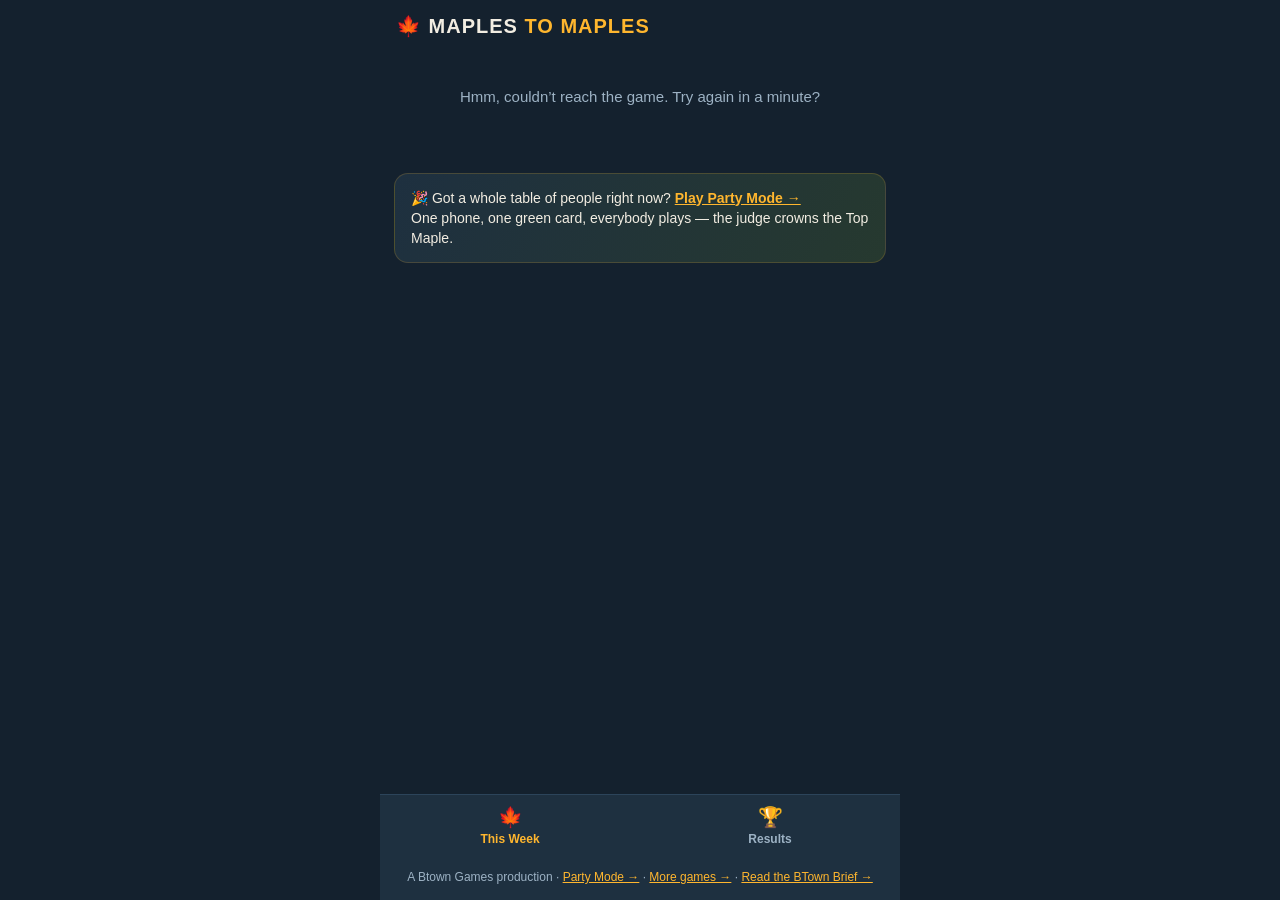
<file: index.html>
<!DOCTYPE html>
<html lang="en">
<head>
<meta charset="utf-8">
<meta name="viewport" content="width=device-width, initial-scale=1, viewport-fit=cover">
<meta name="theme-color" content="#14212e">
<link rel="manifest" href="manifest.webmanifest" />
<title>MAPLES TO MAPLES — Btown's Weekly Judging Game</title>
<meta name="description" content="One Burlington prompt a week. Play your funniest answer, swipe on everyone else's, and the winner runs in the BTown Brief.">
<meta property="og:title" content="MAPLES TO MAPLES — Btown's Weekly Judging Game">
<meta property="og:description" content="One Burlington prompt a week. Play your funniest answer, swipe on everyone else's, and the winner runs in the BTown Brief.">
<meta property="og:image" content="https://play.btownbrief.com/maples-to-maples/icon-180.png">
<meta property="og:url" content="https://play.btownbrief.com/maples-to-maples/">
<meta property="og:type" content="website">
<meta name="twitter:card" content="summary">
<meta name="twitter:image" content="https://play.btownbrief.com/maples-to-maples/icon-180.png">
<link rel="icon" href="icon.svg" type="image/svg+xml">
<link rel="apple-touch-icon" href="icon-180.png">
<link rel="stylesheet" href="style.css">
<!-- GoatCounter -->
<script data-goatcounter="https://btown-brief.goatcounter.com/count"
        async src="//gc.zgo.at/count.js"></script>
</head>
<body>
<div id="app">
  <header id="topbar">
    <div id="logo">🍁 MAPLES <span>TO MAPLES</span></div>
    <div id="week-chip"></div>
  </header>

  <main id="views">
    <!-- THIS WEEK -->
    <section id="view-week" class="view">
      <div id="round-loading" class="notice">Dealing this week's green card…</div>

      <div id="round-none" class="notice hidden">
        <div class="big">🃏</div>
        <p>No green card on the table right now — a new round starts Monday morning.</p>
        <p>Check back then to play your card!</p>
      </div>

      <!-- answer phase -->
      <div id="round-answer" class="hidden">
        <div class="phase-banner">🍁 Answers open · judging starts Wed noon</div>
        <div class="green-card hero-card">
          <div class="green-label">this week's green card</div>
          <div id="green-prompt"></div>
        </div>
        <div class="deadline" id="answer-deadline"></div>
        <form id="answer-form">
          <textarea id="answer-text" maxlength="80" rows="2"
            placeholder="Play the funniest card in Chittenden County…" required></textarea>
          <div class="form-row">
            <span id="answer-chars">80</span>
            <button type="submit" class="btn primary" id="answer-submit">Play your card</button>
          </div>
        </form>
        <div id="answer-done" class="notice mini hidden"></div>
        <div class="hint" id="answer-count-line"></div>
      </div>

      <!-- vote phase -->
      <div id="round-vote" class="hidden">
        <div class="phase-banner vote">🔥 Judging is ON · results Monday</div>
        <div class="green-card slim judging-prompt">
          <div class="green-label">the green card</div>
          <div id="vote-prompt"></div>
        </div>
        <div class="deadline" id="vote-deadline"></div>
        <div id="deck-wrap">
          <div id="deck"></div>
          <div id="deck-empty" class="notice hidden">
            <div class="big">🎉</div>
            <p>You've judged them all. The Top Maple gets crowned Monday morning!</p>
          </div>
        </div>
        <div id="vote-controls">
          <button class="swipe-btn nope" id="btn-nope" aria-label="Pass">👎</button>
          <button class="swipe-btn undo" id="btn-undo" aria-label="Undo last vote" disabled>↩️</button>
          <button class="swipe-btn yep" id="btn-yep" aria-label="Pick">🍁</button>
        </div>
        <div id="vote-progress">
          <div id="vote-progress-label">Loading the deck…</div>
          <div id="vote-progress-track" role="progressbar" aria-label="Answers judged"
            aria-valuemin="0" aria-valuemax="0" aria-valuenow="0">
            <div id="vote-progress-fill"></div>
          </div>
        </div>
        <div class="hint">Swipe right 🍁 if it's a keeper, left 👎 if it's a groaner.</div>
      </div>

      <!-- promoted late: round starts Monday -->
      <div id="round-upcoming" class="notice hidden">
        <div class="big">🗓️</div>
        <p>The next round kicks off <strong>Monday at midnight</strong>. Come back then to play your card!</p>
      </div>

      <!-- party mode pointer (static — the weekly round logic never touches it) -->
      <div id="party-callout">
        🎉 Got a whole table of people right now? <a href="party.html">Play Party Mode →</a><br>
        One phone, one green card, everybody plays — the judge crowns the Top Maple.
      </div>
    </section>

    <!-- RESULTS -->
    <section id="view-results" class="view hidden">
      <div id="results-none" class="notice hidden">
        <div class="big">🏆</div>
        <p>No finished rounds yet — the first Top Maple gets crowned after the first full week of judging.</p>
      </div>
      <div id="results-body" class="hidden">
        <h2 class="section-title">Last week's winner</h2>
        <div class="green-card slim">
          <div class="green-label" id="results-week"></div>
          <div id="results-prompt"></div>
        </div>
        <div id="results-stats"></div>
        <ol id="results-list"></ol>

        <div id="archive-section" class="hidden">
          <h2 class="section-title">🍁 Hall of Fame</h2>
          <ul id="archive-list"></ul>
        </div>
      </div>
    </section>
  </main>

  <nav id="tabbar">
    <button class="tab sel" data-tab="week"><span>🍁</span>This Week</button>
    <button class="tab" data-tab="results"><span>🏆</span>Results</button>
  </nav>

  <footer id="foot">
    A Btown Games production · <a href="party.html">Party Mode →</a> · <a href="https://play.btownbrief.com/" target="_blank" rel="noopener">More games →</a> · <a href="https://www.btownbrief.com" target="_blank" rel="noopener">Read the BTown Brief →</a>
  </footer>

  <!-- first-timer name picker (shared arcade identity) -->
  <div id="name-modal" class="modal hidden">
    <div class="modal-card">
      <h3>What should we call you?</h3>
      <p class="hint">Your name appears with your answer — and it's the same name you use on every Btown Games leaderboard.</p>
      <input id="name-input" maxlength="20" placeholder="Your name" autocomplete="off">
      <button class="btn primary" id="name-save">That's me</button>
    </div>
  </div>

  <div id="toast" class="hidden" role="status" aria-live="polite"></div>
</div>
<script type="module" src="js/main.js"></script>
<script src="https://play.btownbrief.com/ticker.js" defer></script>
</body>
</html>
</file>
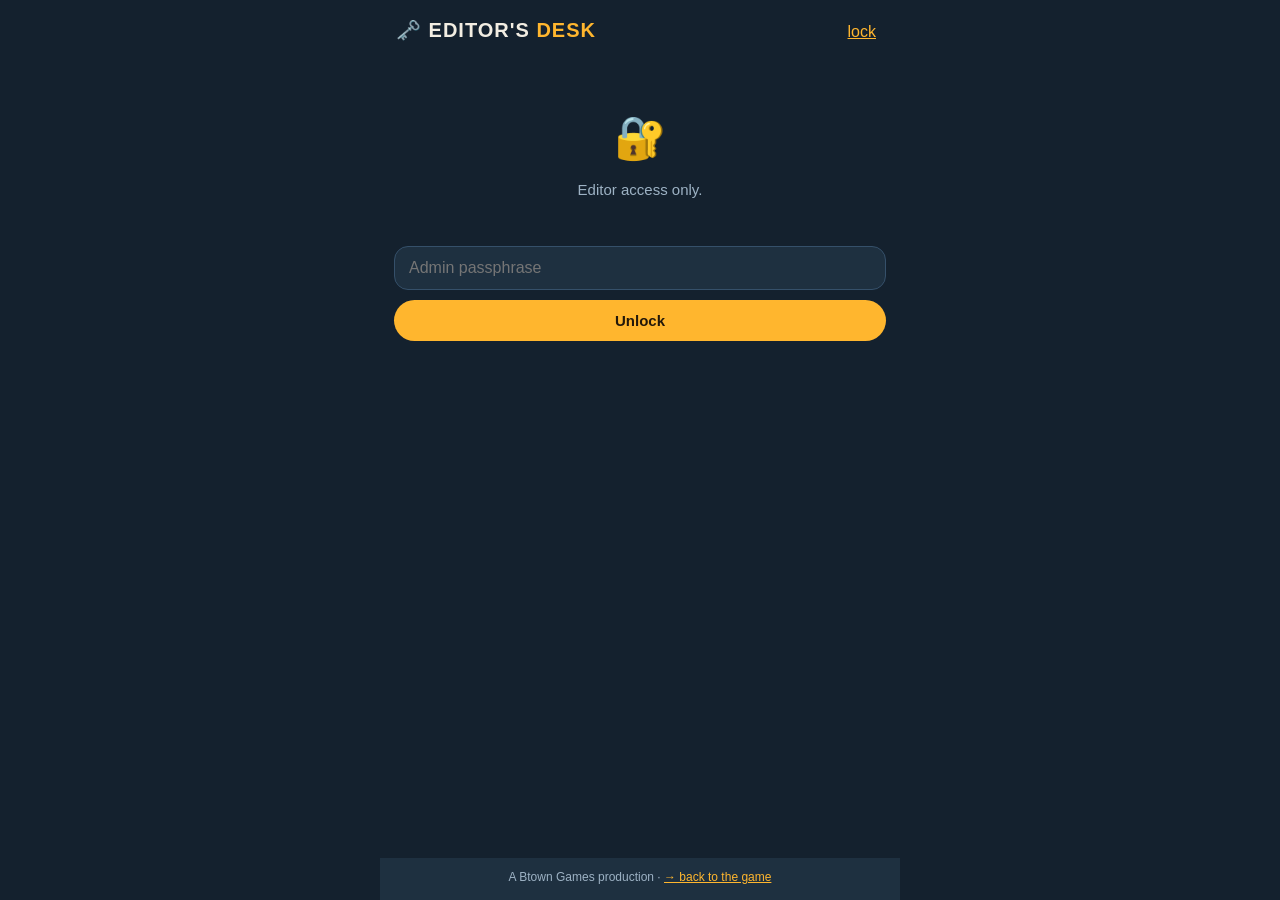
<file: admin.html>
<!DOCTYPE html>
<html lang="en">
<head>
<meta charset="utf-8">
<meta name="viewport" content="width=device-width, initial-scale=1, viewport-fit=cover">
<meta name="theme-color" content="#14212e">
<title>MAPLES TO MAPLES — Editor's Desk</title>
<meta name="robots" content="noindex, nofollow">
<link rel="icon" href="icon.svg" type="image/svg+xml">
<link rel="stylesheet" href="style.css">
<!-- GoatCounter -->
<script data-goatcounter="https://btown-brief.goatcounter.com/count"
        async src="//gc.zgo.at/count.js"></script>
</head>
<body class="admin">
<div id="app">
  <header id="topbar">
    <div id="logo">🗝️ EDITOR'S <span>DESK</span></div>
    <button class="linkish" id="lock-btn">lock</button>
  </header>

  <main id="views">
    <!-- passphrase gate -->
    <section id="gate" class="view">
      <div class="notice">
        <div class="big">🔐</div>
        <p>Editor access only.</p>
      </div>
      <input type="password" id="pass-input" placeholder="Admin passphrase" autocomplete="current-password">
      <div style="height:10px"></div>
      <button class="btn primary" id="pass-go" style="width:100%">Unlock</button>
      <div class="hint" id="gate-status"></div>
    </section>

    <!-- dashboard -->
    <section id="dash" class="view hidden">
      <div class="admin-section">
        <h2 class="section-title">📮 Pending answers <span class="badge hidden" id="pending-badge"></span></h2>
        <div id="pending-list"></div>
        <div class="hint hidden" id="pending-empty">Queue is clear — nothing waiting. ☕</div>
        <div class="admin-actions hidden" id="approve-all-wrap">
          <button class="btn good" id="btn-approve-all">✅ Approve all pending</button>
        </div>
      </div>

      <div class="admin-section">
        <h2 class="section-title">🟢 Live round</h2>
        <div id="live-card"></div>
        <div class="admin-actions" id="live-actions">
          <button class="btn ghost" id="btn-open-voting">Close answers → start judging</button>
          <button class="btn danger" id="btn-end-round">End round now</button>
        </div>
      </div>

      <div class="admin-section">
        <h2 class="section-title">🟩 Green card queue</h2>
        <textarea id="card-text" maxlength="120" rows="2"
          placeholder="Write next week's green card… (e.g. “The real mayor of Church Street”)"></textarea>
        <div class="form-row">
          <span id="card-chars" class="hint">120</span>
          <button class="btn primary" id="card-add">Add to queue 🟩</button>
        </div>
        <div id="queue-list"></div>
        <div class="hint hidden" id="queue-empty">Queue is empty — write some green cards so Monday has a star. 😬</div>
      </div>

      <div class="admin-section">
        <h2 class="section-title">🃏 In the deck (approved)</h2>
        <div id="approved-list"></div>
        <div class="hint hidden" id="approved-empty">No approved answers yet.</div>
      </div>

      <button class="btn ghost" id="refresh-btn" style="width:100%">↻ Refresh</button>
    </section>
  </main>

  <footer id="foot">
    A Btown Games production · <a href="index.html">→ back to the game</a>
  </footer>
  <div id="toast" class="hidden"></div>
</div>
<script type="module" src="js/admin.js"></script>
</body>
</html>
</file>
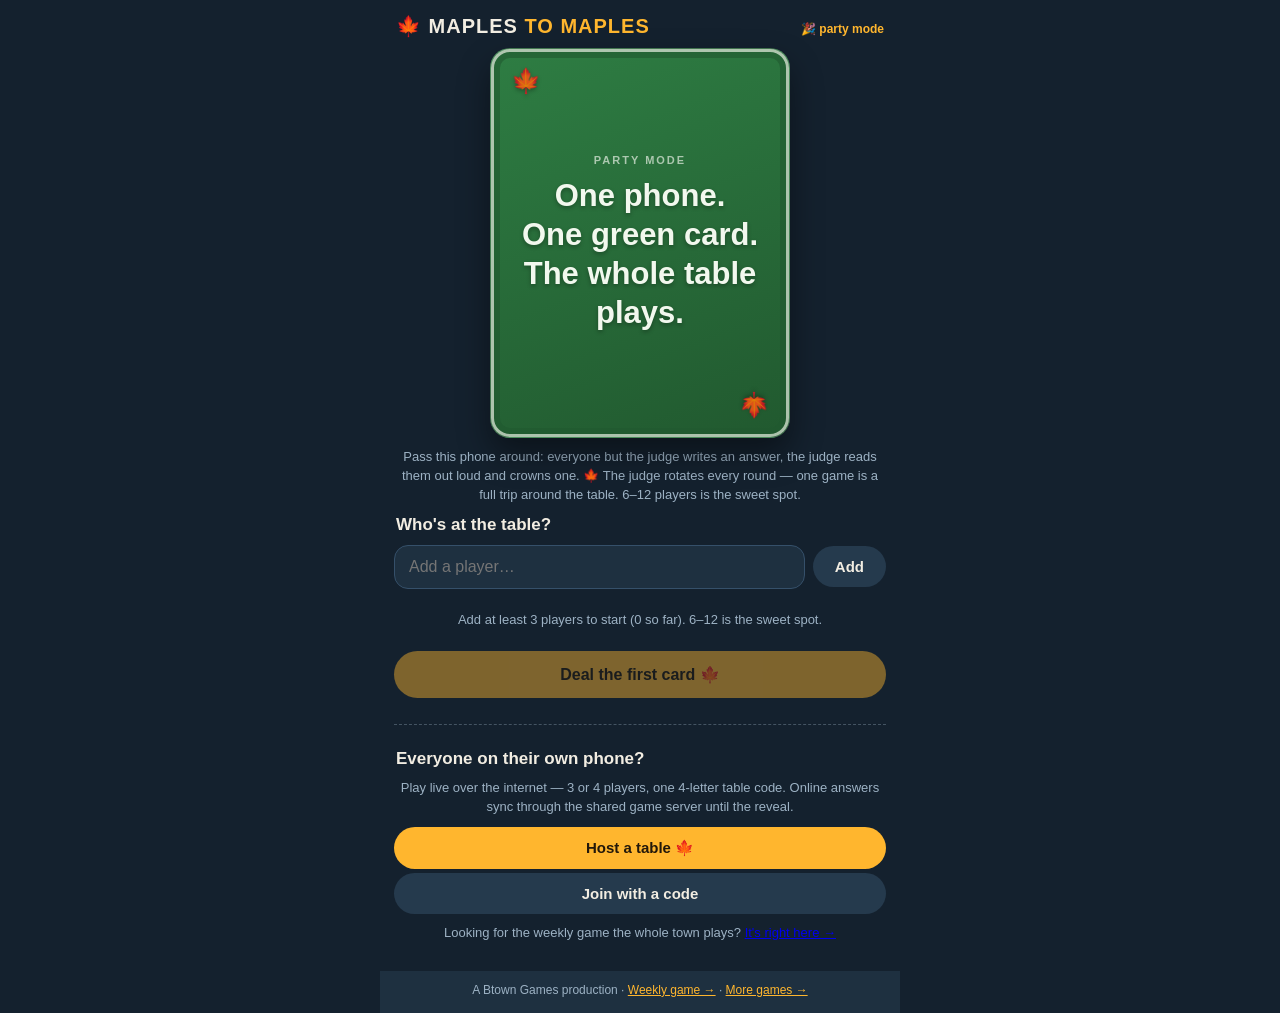
<file: party.html>
<!DOCTYPE html>
<html lang="en">
<head>
<meta charset="utf-8">
<meta name="viewport" content="width=device-width, initial-scale=1, viewport-fit=cover">
<meta name="theme-color" content="#14212e">
<title>MAPLES TO MAPLES — Party Mode</title>
<meta name="description" content="The pass-the-phone party game for a big Burlington table. One phone, one green card, everybody plays — the judge crowns the Top Maple.">
<meta property="og:title" content="MAPLES TO MAPLES — Party Mode">
<meta property="og:description" content="The pass-the-phone party game for a big Burlington table. One phone, one green card, everybody plays — the judge crowns the Top Maple.">
<meta property="og:image" content="https://play.btownbrief.com/maples-to-maples/icon-180.png">
<meta property="og:url" content="https://play.btownbrief.com/maples-to-maples/party.html">
<meta property="og:type" content="website">
<meta name="twitter:card" content="summary">
<meta name="twitter:image" content="https://play.btownbrief.com/maples-to-maples/icon-180.png">
<link rel="icon" href="icon.svg" type="image/svg+xml">
<link rel="apple-touch-icon" href="icon-180.png">
<link rel="stylesheet" href="style.css">
<!-- GoatCounter -->
<script data-goatcounter="https://btown-brief.goatcounter.com/count"
        async src="//gc.zgo.at/count.js"></script>
</head>
<body>
<div id="app">
  <header id="topbar">
    <div id="logo">🍁 MAPLES <span>TO MAPLES</span></div>
    <div id="party-chip">🎉 party mode</div>
  </header>

  <main id="views">
    <!-- SETUP -->
    <section id="party-setup" class="view">
      <div class="green-card hero-card">
        <div class="green-label">party mode</div>
        <div>One phone. One green card. The whole table plays.</div>
      </div>
      <p class="hint">Pass this phone around: everyone but the judge writes an answer,
        the judge reads them out loud and crowns one. 🍁 The judge rotates every
        round — one game is a full trip around the table. 6–12 players is the
        sweet spot.</p>

      <div id="resume-box" class="notice hidden">
        <div class="big">☕</div>
        <p id="resume-line"></p>
        <div class="party-btn-row">
          <button class="btn primary" id="btn-resume">Pick it back up</button>
          <button class="btn ghost" id="btn-discard">Start fresh</button>
        </div>
      </div>

      <div id="setup-form">
        <h2 class="section-title">Who's at the table?</h2>
        <form id="add-player-form" class="form-row">
          <input type="text" id="player-name" maxlength="20" placeholder="Add a player…" autocomplete="off">
          <button type="submit" class="btn ghost" id="btn-add">Add</button>
        </form>
        <ul id="player-list"></ul>
        <div class="hint" id="player-count-line">Add at least 3 players to start.</div>
        <button class="btn primary big-btn" id="btn-start" disabled>Deal the first card 🍁</button>
      </div>

      <div id="online-box">
        <h2 class="section-title">Everyone on their own phone?</h2>
        <p class="hint">Play live over the internet — 3 or 4 players, one 4-letter table code.
          Online answers sync through the shared game server until the reveal.</p>
        <div class="party-btn-row">
          <button class="btn primary" id="hostBtn">Host a table 🍁</button>
          <button class="btn ghost" id="joinBtn">Join with a code</button>
        </div>
        <button class="linkish hidden" id="rejoinBtn"></button>
      </div>

      <p class="hint">Looking for the weekly game the whole town plays?
        <a href="./">It's right here →</a></p>
    </section>

    <!-- ONLINE: HOST / JOIN -->
    <section id="onlinePanel" class="view hidden">
      <div class="pass-card">
        <h2 class="section-title" id="opTitle">Host a table</h2>
        <input type="text" id="opName" maxlength="20" placeholder="Your name" autocomplete="off">
        <div id="opSeatsWrap">
          <div class="hint">How many phones at the table?</div>
          <div class="party-btn-row">
            <button type="button" class="btn ghost seat-btn selected" data-seats="3" aria-pressed="true">3 players</button>
            <button type="button" class="btn ghost seat-btn" data-seats="4" aria-pressed="false">4 players</button>
          </div>
        </div>
        <div id="opCodeWrap" class="hidden">
          <input type="text" id="opCode" maxlength="4" placeholder="CODE" autocomplete="off" autocapitalize="characters">
        </div>
        <p id="opError" class="hint op-error hidden"></p>
        <div class="party-btn-row">
          <button class="btn primary" id="opGo">Get a code</button>
          <button class="btn ghost" id="opCancel">Back</button>
        </div>
      </div>
    </section>

    <!-- ONLINE: LOBBY -->
    <section id="lobby" class="view hidden">
      <div class="pass-card">
        <div class="pass-kicker">your table code</div>
        <div class="pass-name" id="lobbyCode"></div>
        <p class="hint" id="lobbyHint">The rest of the table joins with this code or your invite link.</p>
        <ul id="lobbyNames" class="score-list"></ul>
        <div class="party-btn-row">
          <button class="btn primary" id="inviteBtn">📲 Send an invite</button>
          <button class="btn ghost" id="lobbyCancel">Cancel</button>
        </div>
      </div>
    </section>

    <!-- ONLINE: WAITING / WATCHING -->
    <section id="party-wait" class="view hidden">
      <div class="green-card mini">
        <div class="green-label">the green card</div>
        <div id="wait-prompt"></div>
      </div>
      <div class="pass-card">
        <div class="pass-kicker" id="wait-progress"></div>
        <div class="pass-emoji" id="wait-emoji">✍️</div>
        <div class="pass-line" id="wait-line"></div>
        <ul id="wait-list"></ul>
        <ul id="wait-answers" class="others-list hidden"></ul>
      </div>
      <button class="linkish" id="btn-leave-table">Leave the table</button>
    </section>

    <!-- PASS THE PHONE (privacy interstitial before composing) -->
    <section id="party-pass" class="view hidden">
      <div class="green-card mini">
        <div class="green-label">the green card — start thinking!</div>
        <div id="pass-prompt"></div>
      </div>
      <div class="pass-card">
        <div class="pass-kicker" id="pass-progress"></div>
        <div class="pass-emoji">📲</div>
        <div class="pass-line">Pass the phone to</div>
        <div class="pass-name" id="pass-name"></div>
        <button class="btn primary big-btn" id="btn-im-here"></button>
        <button class="linkish" id="btn-skip"></button>
      </div>
    </section>

    <!-- COMPOSE AN ANSWER -->
    <section id="party-compose" class="view hidden">
      <div class="phase-banner" id="compose-banner"></div>
      <div class="green-card hero-card">
        <div class="green-label">the green card</div>
        <div id="compose-prompt"></div>
      </div>
      <form id="compose-form">
        <textarea id="compose-text" maxlength="80" rows="2"
          placeholder="Play the funniest card at the table…" required></textarea>
        <div class="form-row">
          <span id="compose-chars">80</span>
          <button type="submit" class="btn primary" id="compose-submit">Play your card 🍁</button>
        </div>
      </form>
      <div class="hint" id="compose-hint">Keep it secret — hand the phone back face-down when you're done.</div>
    </section>

    <!-- HAND TO THE JUDGE -->
    <section id="party-judge-pass" class="view hidden">
      <div class="pass-card">
        <div class="pass-kicker">all answers are in</div>
        <div class="pass-emoji">⚖️</div>
        <div class="pass-line">Hand the phone to the judge</div>
        <div class="pass-name" id="judge-pass-name"></div>
        <button class="btn primary big-btn" id="btn-im-judge"></button>
      </div>
    </section>

    <!-- JUDGING -->
    <section id="party-judge" class="view hidden">
      <div class="phase-banner vote" id="judge-banner"></div>
      <div class="green-card slim judging-prompt">
        <div class="green-label">the green card</div>
        <div id="judge-prompt"></div>
      </div>
      <div class="hint" id="judge-hint">Read every answer out loud — with feeling — then crown one.</div>
      <ul id="judge-answers"></ul>
      <button class="btn primary big-btn" id="btn-crown" disabled>Crown it 🍁</button>
    </section>

    <!-- REVEAL + SCOREBOARD -->
    <section id="party-reveal" class="view hidden">
      <div id="reveal-winner" class="hidden">
        <div class="green-card slim">
          <div class="green-label" id="reveal-prompt-label">the green card</div>
          <div id="reveal-prompt"></div>
        </div>
        <div class="result-row winner reveal-row">
          <div class="rank">🍁</div>
          <div class="body">
            <div class="winner-tag">ROUND WINNER</div>
            <div class="text" id="reveal-text"></div>
            <div class="meta" id="reveal-author"></div>
          </div>
        </div>
      </div>
      <div id="reveal-scrapped" class="notice hidden">
        <div class="big">🤷</div>
        <p>Not enough answers came in to judge this one — round scrapped.
          The card is out of the deck for this trip.</p>
      </div>
      <div id="reveal-others-wrap" class="hidden">
        <h2 class="section-title">The rest of the table</h2>
        <ul id="reveal-others" class="others-list"></ul>
      </div>
      <h2 class="section-title">🍁 The maple count</h2>
      <ol id="reveal-scores" class="score-list"></ol>
      <div id="deal-in-row">
        <button class="linkish" id="btn-deal-in">➕ Someone new at the table? Deal them in</button>
        <form id="deal-in-form" class="form-row hidden">
          <input type="text" id="deal-in-name" maxlength="20" placeholder="Their name" autocomplete="off">
          <button type="submit" class="btn ghost">Add</button>
        </form>
      </div>
      <button class="btn primary big-btn" id="btn-next-round"></button>
    </section>

    <!-- GAME OVER -->
    <section id="party-over" class="view hidden">
      <div class="notice">
        <div class="big">🏆</div>
        <p id="over-champion"></p>
        <p class="hint" id="over-line"></p>
      </div>
      <h2 class="section-title">Final standings</h2>
      <ol id="over-scores" class="score-list"></ol>
      <div class="party-btn-row">
        <button class="btn primary big-btn" id="btn-another-trip">Another trip around the table 🔄</button>
        <button class="btn ghost big-btn" id="btn-new-party">New party</button>
      </div>
    </section>
  </main>

  <footer id="foot">
    A Btown Games production · <a href="./">Weekly game →</a> · <a href="https://play.btownbrief.com/" target="_blank" rel="noopener">More games →</a>
  </footer>

  <div id="toast" class="hidden" role="status" aria-live="polite"></div>
</div>
<script type="module" src="js/party.js"></script>
</body>
</html>
</file>
<file: style.css>
/* MAPLES TO MAPLES — mobile-first. Same dark "evening newsroom" palette as
   the rest of the Btown Games arcade, plus the two card faces the game is
   named for: the green prompt card and the cream answer (red) cards. */

* { box-sizing: border-box; margin: 0; padding: 0; }
:root {
  --bg: #14212e;
  --panel: #1e3040;
  --panel-2: #253a4d;
  --ink: #f2ede2;
  --muted: #9db2c4;
  --accent: #ffb62e;      /* maple gold */
  --good: #45d483;
  --bad: #ff6b6b;
  --green-card: #2e7d43;  /* the weekly prompt card */
  --green-deep: #21592f;
  --paper: #f7f1e3;       /* answer card face */
  --paper-ink: #26221a;
  --maple-red: #c0392b;
  --radius: 14px;
}
html, body { height: 100%; }
body {
  background: var(--bg);
  color: var(--ink);
  font-family: -apple-system, BlinkMacSystemFont, "Segoe UI", Roboto, Helvetica, Arial, sans-serif;
  -webkit-font-smoothing: antialiased;
  overscroll-behavior-y: none;
}
#app {
  max-width: 520px;
  margin: 0 auto;
  min-height: 100dvh;
  display: flex;
  flex-direction: column;
  padding: env(safe-area-inset-top) 0 env(safe-area-inset-bottom);
}

/* header */
#topbar {
  display: flex; align-items: baseline; justify-content: space-between;
  padding: 14px 16px 10px;
}
#logo { font-size: 20px; font-weight: 900; letter-spacing: 1px; }
#logo span { color: var(--accent); }
#week-chip { font-size: 12px; color: var(--muted); font-weight: 600; }

/* views */
#views { flex: 1; padding: 0 14px 18px; }
.view { animation: fadein .18s ease; }
@keyframes fadein { from { opacity: 0; transform: translateY(4px); } }
.hidden { display: none !important; }
.section-title { font-size: 17px; margin: 6px 2px 10px; }

.notice {
  text-align: center; color: var(--muted);
  padding: 38px 22px; line-height: 1.5; font-size: 15px;
}
.notice.mini { padding: 12px; font-size: 14px; color: var(--good); }
.notice .big { font-size: 42px; margin-bottom: 10px; }
.notice p { margin: 6px 0; }
/* Empty states get a barely-there Burlington backdrop: Green Mountains
   ridgelines over Lake Champlain (static inline SVG — nothing animates,
   so prefers-reduced-motion needs no special case). */
#round-none, #round-upcoming, #results-none, #deck-empty {
  background: url("data:image/svg+xml,%3Csvg xmlns='http://www.w3.org/2000/svg' viewBox='0 0 520 130' preserveAspectRatio='none'%3E%3Cpath fill='%231c3040' d='M0 78 L45 52 L95 72 L150 40 L205 70 L260 50 L315 74 L365 46 L420 68 L470 54 L520 72 L520 96 L0 96 Z'/%3E%3Cpath fill='%231b3532' d='M0 92 L60 68 L120 88 L190 60 L250 84 L320 64 L390 88 L450 70 L520 88 L520 96 L0 96 Z'/%3E%3Crect y='96' width='520' height='34' fill='%23132a3d'/%3E%3Cg fill='%239db2c4' fill-opacity='.06'%3E%3Crect x='70' y='105' width='96' height='2' rx='1'/%3E%3Crect x='300' y='112' width='140' height='2' rx='1'/%3E%3Crect x='190' y='120' width='70' height='2' rx='1'/%3E%3C/g%3E%3C/svg%3E") bottom center / 100% 130px no-repeat;
  border-radius: var(--radius);
  padding-bottom: 110px;
}
.linkish {
  background: none; border: none; color: var(--accent);
  font: inherit; text-decoration: underline; cursor: pointer;
  padding: 12px 8px; margin: -4px 0; min-height: 44px;
  display: inline-flex; align-items: center;
}

.phase-banner {
  background: var(--panel); color: var(--accent);
  border: 1px solid rgba(255, 182, 46, .35);
  font-size: 13px; font-weight: 700; text-align: center;
  padding: 8px 10px; border-radius: 999px; margin: 2px 0 12px;
}
.phase-banner.vote { color: var(--good); border-color: rgba(69, 212, 131, .35); }

/* ---------------- the green card ---------------- */
/* The prompt is the green card: deep green stock, inset keyline, corner
   maples, and a compact pinned version above the judging deck. */
.green-card {
  position: relative;
  background: linear-gradient(160deg, var(--green-card), var(--green-deep));
  border: 1px solid rgba(255, 255, 255, .14);
  border-radius: var(--radius);
  box-shadow: inset 0 0 0 2px rgba(247, 251, 240, .55), 0 8px 24px rgba(0, 0, 0, .35);
  padding: 26px 20px 28px;
  text-align: center;
  font-size: 24px; font-weight: 800; line-height: 1.25;
  color: #f2f8ee;
  text-shadow: 0 2px 4px rgba(0, 0, 0, .3);
}
.green-card.hero-card {
  width: min(76vw, 300px);
  min-height: clamp(320px, 44vh, 390px);
  margin: 0 auto;
  padding: 56px 30px;
  border-radius: 20px;
  display: flex;
  flex-direction: column;
  justify-content: center;
  font-size: clamp(24px, 7vw, 31px);
  box-shadow:
    inset 0 0 0 3px rgba(247, 251, 240, .65),
    inset 0 0 0 9px rgba(33, 89, 47, .6),
    0 16px 32px rgba(0, 0, 0, .42);
}
.green-card.hero-card::before,
.green-card.hero-card::after {
  position: absolute;
  color: rgba(242, 248, 238, .86);
  font-size: 24px;
  line-height: 1;
}
.green-card.hero-card::before { content: "🍁"; top: 20px; left: 20px; }
.green-card.hero-card::after { content: "🍁"; right: 20px; bottom: 20px; transform: rotate(180deg); }
.green-card.deal-in { animation: deal-card .58s cubic-bezier(.2, .8, .25, 1) both; }
@keyframes deal-card {
  from { opacity: 0; transform: translateY(-38px) rotate(-5deg) scale(.92); }
  70% { opacity: 1; transform: translateY(4px) rotate(1deg) scale(1.01); }
  to { opacity: 1; transform: none; }
}
.green-card .green-label {
  font-size: 11px; font-weight: 800; letter-spacing: 2px;
  text-transform: uppercase; color: rgba(242, 248, 238, .65);
  margin-bottom: 10px; text-shadow: none;
}
.green-card.slim { padding: 16px 16px 18px; font-size: 18px; margin-bottom: 12px; }
.green-card.slim .green-label { margin-bottom: 6px; }
.green-card.mini {
  padding: 12px 14px; font-size: 15px; text-align: left;
  border-radius: 10px; box-shadow: none;
}
.judging-prompt {
  position: sticky;
  top: 6px;
  z-index: 4;
  box-shadow: inset 0 0 0 2px rgba(247, 251, 240, .55), 0 5px 16px rgba(0, 0, 0, .45);
}

.deadline { font-size: 13px; color: var(--muted); text-align: center; margin: 10px 0 4px; }
.hint { font-size: 13px; color: var(--muted); text-align: center; margin: 10px 4px; line-height: 1.45; }

/* answer form */
#answer-form { margin-top: 10px; }
textarea, input[type="text"], input[type="password"], #name-input {
  width: 100%; background: var(--panel); color: var(--ink);
  border: 1px solid #35506a; border-radius: var(--radius);
  padding: 12px 14px; font: inherit; font-size: 16px; resize: none;
}
textarea:focus, input:focus { outline: 2px solid var(--accent); border-color: transparent; }
.form-row {
  display: flex; align-items: center; justify-content: space-between;
  margin-top: 8px; gap: 10px;
}
#answer-chars { font-size: 13px; color: var(--muted); min-width: 34px; }

.btn {
  border: none; border-radius: 999px; font-weight: 800; font-size: 15px;
  padding: 12px 22px; cursor: pointer; touch-action: manipulation;
}
.btn.primary { background: var(--accent); color: #23180a; }
.btn.primary:disabled { opacity: .45; cursor: default; }
.btn:active { transform: scale(.97); }

/* ---------------- swipe deck (answer cards) ---------------- */
#deck-wrap { position: relative; }
#deck {
  position: relative; height: min(46vh, 380px);
  /* pan-y: the browser keeps vertical page scroll; horizontal drags belong
     to the deck's pointer events (pan-x would let the browser claim them) */
  touch-action: pan-y;
}
.card {
  position: absolute; inset: 0;
  border-radius: var(--radius); overflow: hidden;
  /* cream card stock with a faint maple-leaf watermark (inline SVG tile) */
  background-color: var(--paper);
  background-image: url("data:image/svg+xml,%3Csvg xmlns='http://www.w3.org/2000/svg' width='88' height='88' viewBox='0 0 88 88'%3E%3Cg fill='%23c0392b' fill-opacity='.05'%3E%3Cpath transform='translate(12 10) rotate(-14 16 16)' d='M16 1.5 L18.2 7 L21 5.2 L19 10.2 L27 7.5 L24 12 L30 13.5 L21.5 16 L27.5 20.5 L19.5 20 L21.5 25.5 L17 22.5 L16.8 30 L15.2 30 L15 22.5 L10.5 25.5 L12.5 20 L4.5 20.5 L10.5 16 L2 13.5 L8 12 L5 7.5 L13 10.2 L11 5.2 L13.8 7 Z'/%3E%3Cpath transform='translate(52 50) rotate(18 16 16)' d='M16 1.5 L18.2 7 L21 5.2 L19 10.2 L27 7.5 L24 12 L30 13.5 L21.5 16 L27.5 20.5 L19.5 20 L21.5 25.5 L17 22.5 L16.8 30 L15.2 30 L15 22.5 L10.5 25.5 L12.5 20 L4.5 20.5 L10.5 16 L2 13.5 L8 12 L5 7.5 L13 10.2 L11 5.2 L13.8 7 Z'/%3E%3C/g%3E%3C/svg%3E");
  background-size: 88px 88px;
  color: var(--paper-ink);
  box-shadow: 0 10px 26px rgba(0, 0, 0, .45);
  user-select: none; -webkit-user-select: none;
  will-change: transform;
  display: flex; flex-direction: column; justify-content: center;
  padding: 22px 20px;
  text-align: center;
}
.card.top { cursor: grab; }
.card.dragging { transition: none !important; cursor: grabbing; }
.card .card-brand {
  position: absolute; top: 14px; left: 0; right: 0;
  font-size: 11px; font-weight: 800; letter-spacing: 2px;
  text-transform: uppercase; color: var(--maple-red);
}
.card .card-text {
  font-size: 26px; font-weight: 800; line-height: 1.25;
  overflow-wrap: break-word;
}
.card .card-name {
  font-size: 13px; color: #7a715f; margin-top: 14px; font-weight: 600;
}
.card .stamp {
  position: absolute; top: 34px; font-size: 26px; font-weight: 900;
  padding: 4px 14px; border: 4px solid; border-radius: 10px;
  opacity: 0; transform: rotate(-12deg); letter-spacing: 2px;
  background: rgba(247, 241, 227, .85);
  transform-origin: center;
}
.card .stamp.yep { left: 14px; color: #1e7c3c; border-color: #1e7c3c; }
.card .stamp.nope { right: 14px; color: var(--maple-red); border-color: var(--maple-red); transform: rotate(12deg); }
.card .stamp.punch.yep { animation: stamp-yep-punch .2s ease-out both; }
.card .stamp.punch.nope { animation: stamp-nope-punch .2s ease-out both; }
.card.spring-in { animation: card-spring-in .24s cubic-bezier(.22, .9, .35, 1.2); }
@keyframes stamp-yep-punch {
  0% { opacity: 0; transform: rotate(-18deg) scale(1.45); }
  55% { opacity: 1; transform: rotate(-9deg) scale(.92); }
  100% { opacity: 1; transform: rotate(-12deg) scale(1); }
}
@keyframes stamp-nope-punch {
  0% { opacity: 0; transform: rotate(18deg) scale(1.45); }
  55% { opacity: 1; transform: rotate(9deg) scale(.92); }
  100% { opacity: 1; transform: rotate(12deg) scale(1); }
}
@keyframes card-spring-in {
  0% { transform: translateY(10px) scale(.965); }
  70% { transform: translateY(-3px) scale(1.008); }
  100% { transform: translateY(0) scale(1); }
}

#vote-controls {
  display: flex; justify-content: center; gap: 22px; margin: 16px 0 4px;
}
.swipe-btn {
  width: 62px; height: 62px; border-radius: 50%; border: none;
  font-size: 26px; cursor: pointer; touch-action: manipulation;
  background: var(--panel-2); box-shadow: 0 4px 12px rgba(0, 0, 0, .35);
}
.swipe-btn.yep { background: rgba(69, 212, 131, .18); }
.swipe-btn.nope { background: rgba(255, 107, 107, .18); }
.swipe-btn.undo { width: 48px; height: 48px; font-size: 18px; align-self: center; }
.swipe-btn:disabled { opacity: .35; }
.swipe-btn:active { transform: scale(.92); }
#vote-progress { margin: 10px auto 0; max-width: 360px; }
#vote-progress-label {
  text-align: center; font-size: 14px; font-weight: 800; color: var(--accent);
}
#vote-progress-label.count-pop { animation: count-pop .2s ease-out; }
#vote-progress-track {
  --segments: 1;
  position: relative; height: 9px; margin-top: 7px; overflow: hidden;
  background: var(--panel-2); border-radius: 999px;
  box-shadow: inset 0 1px 2px rgba(0, 0, 0, .35);
}
#vote-progress-track::after {
  content: ""; position: absolute; inset: 0; pointer-events: none;
  background-image: linear-gradient(to right, transparent calc(100% - 2px), var(--bg) 0);
  background-size: calc(100% / var(--segments)) 100%;
}
#vote-progress-fill {
  width: 0; height: 100%; background: linear-gradient(90deg, var(--accent), var(--good));
  border-radius: inherit;
}
#vote-progress-track.animating #vote-progress-fill {
  transition: width .24s cubic-bezier(.22, .8, .3, 1);
}
@keyframes count-pop {
  0% { transform: translateY(2px) scale(.92); opacity: .6; }
  65% { transform: translateY(-1px) scale(1.06); }
  100% { transform: none; opacity: 1; }
}

/* ---------------- results ---------------- */
#results-stats {
  text-align: center; font-size: 13px; color: var(--muted); margin: 10px 0 14px;
}
#results-list { list-style: none; display: flex; flex-direction: column; gap: 8px; }
.result-row {
  background: var(--panel); border-radius: var(--radius);
  padding: 12px 14px; display: flex; gap: 12px; align-items: center;
}
.result-row .rank { font-size: 15px; font-weight: 900; color: var(--muted); min-width: 26px; text-align: center; }
.result-row .body { flex: 1; }
.result-row .text { font-size: 15px; font-weight: 600; line-height: 1.35; }
.result-row .meta { font-size: 12px; color: var(--muted); margin-top: 4px; }
.result-row .net { font-weight: 900; font-size: 15px; color: var(--good); }
.result-row .net.neg { color: var(--bad); }
.result-row.winner {
  background: linear-gradient(135deg, #3c2f10, #2a3a24);
  border: 1px solid rgba(255, 182, 46, .5);
}
.result-row.winner .text { font-size: 17px; }
.winner-tag { color: var(--accent); font-size: 12px; font-weight: 800; letter-spacing: .5px; }
.result-row.reveal-row { opacity: 0; animation: result-rise .36s ease-out both; }
.result-row.winner.reveal-row { animation-name: winner-slam; }
@keyframes result-rise {
  from { opacity: 0; transform: translateY(18px) scale(.985); }
  to { opacity: 1; transform: none; }
}
@keyframes winner-slam {
  0% { opacity: 0; transform: translateY(24px) scale(1.08) rotate(-1deg); }
  65% { opacity: 1; transform: translateY(-3px) scale(.985) rotate(.3deg); }
  100% { opacity: 1; transform: none; }
}

/* past weeks archive */
#archive-section { margin-top: 26px; }
#archive-list { list-style: none; display: flex; flex-direction: column; gap: 8px; }
.archive-row {
  background: linear-gradient(120deg, var(--panel), #26392f);
  border: 1px solid rgba(255, 182, 46, .18);
  border-radius: var(--radius); padding: 12px 14px;
  display: flex; align-items: center; gap: 12px;
}
.archive-details { min-width: 0; flex: 1; }
.archive-medal {
  width: 40px; height: 40px; flex: 0 0 40px;
  display: grid; place-items: center; border-radius: 50%;
  background: radial-gradient(circle at 35% 30%, #ffe3a0, #c88916 72%);
  border: 2px solid #ffd36a;
  box-shadow: 0 3px 10px rgba(0, 0, 0, .35), inset 0 0 0 2px rgba(90, 52, 4, .2);
  font-size: 20px;
}
.archive-medal.empty { filter: grayscale(1); opacity: .35; }
.archive-prompt { font-size: 14px; font-weight: 800; color: #9fd3ab; }
.archive-week { font-size: 11px; color: var(--muted); margin: 2px 0 6px; }
.archive-winner { font-size: 14px; line-height: 1.35; }
.archive-row.reveal-row {
  animation: archive-rise .36s ease-out both;
}
@keyframes archive-rise {
  from { opacity: 0; transform: translateY(10px); }
  to { opacity: 1; transform: none; }
}

/* ---------------- tab bar / footer ---------------- */
#tabbar {
  display: flex; background: var(--panel);
  border-top: 1px solid #2c445a;
  position: sticky; bottom: 0; z-index: 5;
}
.tab {
  flex: 1; background: none; border: none; color: var(--muted);
  font-size: 12px; font-weight: 700; padding: 10px 4px 12px; cursor: pointer;
  display: flex; flex-direction: column; align-items: center; gap: 3px;
  touch-action: manipulation;
}
.tab span { font-size: 20px; }
.tab.sel { color: var(--accent); }
#foot {
  text-align: center; font-size: 12px; color: var(--muted);
  padding: 12px 16px 16px; background: var(--panel);
}
#foot a { color: var(--accent); }

/* ---------------- modal & toast ---------------- */
.modal {
  position: fixed; inset: 0; background: rgba(5, 10, 15, .72);
  display: flex; align-items: center; justify-content: center; z-index: 20;
  padding: 24px;
}
.modal-card {
  background: var(--panel); border-radius: var(--radius);
  padding: 22px; width: 100%; max-width: 380px;
  display: flex; flex-direction: column; gap: 12px;
}
.modal-card h3 { font-size: 18px; }
#toast {
  position: fixed; left: 50%; bottom: 96px; transform: translateX(-50%);
  background: #0d151d; color: var(--ink); border: 1px solid #35506a;
  padding: 10px 18px; border-radius: 999px; font-size: 14px; z-index: 30;
  max-width: 90vw; text-align: center; pointer-events: none;
  box-shadow: 0 8px 24px rgba(0, 0, 0, .35);
}
#toast.success { border-color: var(--good); box-shadow: 0 8px 24px rgba(0, 0, 0, .35), inset 4px 0 var(--good); }
#toast.error { border-color: var(--bad); box-shadow: 0 8px 24px rgba(0, 0, 0, .35), inset 4px 0 var(--bad); }
#toast.toast-in { animation: toast-in .22s ease-out both; }
#toast.toast-out { animation: toast-out .18s ease-in both; }
@keyframes toast-in {
  from { opacity: 0; transform: translate(-50%, 12px); }
  to { opacity: 1; transform: translate(-50%, 0); }
}
@keyframes toast-out {
  from { opacity: 1; transform: translate(-50%, 0); }
  to { opacity: 0; transform: translate(-50%, 8px); }
}
/* ---------------- admin ---------------- */
.admin #views { padding-top: 8px; }
.admin-section { margin-bottom: 22px; }
.admin-card {
  background: var(--panel); border-radius: var(--radius);
  padding: 12px; margin-bottom: 10px;
}
.admin-card .meta { font-size: 13px; color: var(--muted); margin: 8px 2px; line-height: 1.4; }
.admin-actions { display: flex; gap: 8px; flex-wrap: wrap; margin-top: 8px; }
.admin-actions .btn { flex: 1; padding: 10px 8px; font-size: 14px; }
.admin-actions.tight { margin-top: 0; }
.admin-actions.tight .btn { flex: none; padding: 8px 12px; }
.btn.good { background: var(--good); color: #05240f; }
.btn.danger { background: var(--bad); color: #2a0505; }
.btn.ghost { background: var(--panel-2); color: var(--ink); }
.admin-answer-row {
  display: flex; align-items: center; gap: 10px;
  background: var(--panel); border-radius: 10px; padding: 10px 12px; margin-bottom: 8px;
  font-size: 14px;
}
.admin-answer-row .body { flex: 1; }
.admin-answer-row .who { color: var(--muted); font-size: 12px; margin-top: 3px; }
.badge {
  display: inline-block; background: var(--bad); color: #fff;
  border-radius: 999px; font-size: 12px; font-weight: 800; padding: 2px 9px;
  margin-left: 6px;
}

@media (prefers-reduced-motion: reduce) {
  .view,
  .green-card.deal-in,
  .card .stamp.punch,
  .card.spring-in,
  #vote-progress-label.count-pop,
  .result-row.reveal-row,
  .archive-row.reveal-row,
  #toast.toast-in,
  #toast.toast-out {
    animation: none !important;
  }
  .card .stamp.punch { opacity: 1; }
  .result-row.reveal-row,
  .archive-row.reveal-row { opacity: 1; transform: none; }
  #vote-progress-track.animating #vote-progress-fill { transition: none; }
  .btn:active,
  .swipe-btn:active { transform: none; }
}

/* ---------------- party mode (party.html) ---------------- */
#party-chip { font-size: 12px; color: var(--accent); font-weight: 700; }

.big-btn { width: 100%; padding: 14px 16px; font-size: 16px; margin-top: 12px; }
.party-btn-row { display: flex; flex-direction: column; gap: 4px; margin-top: 6px; }

#add-player-form { gap: 8px; }
#add-player-form input { flex: 1; }
#player-list {
  list-style: none; display: flex; flex-wrap: wrap; gap: 8px; margin: 12px 0 4px;
}
.player-chip {
  display: flex; align-items: center; gap: 8px;
  background: var(--panel-2); border-radius: 999px;
  padding: 7px 8px 7px 14px; font-size: 14px; font-weight: 700;
}
.chip-x {
  background: none; border: none; color: var(--muted); cursor: pointer;
  font-size: 13px; padding: 2px 6px; border-radius: 50%;
}
.chip-x:active { color: var(--bad); }

/* the pass-the-phone interstitial */
.pass-card {
  background: var(--panel); border-radius: var(--radius);
  padding: 34px 20px 24px; text-align: center; margin-top: 8px;
}
.pass-kicker {
  font-size: 12px; color: var(--muted); font-weight: 700;
  letter-spacing: .4px; margin-bottom: 18px;
}
.pass-emoji { font-size: 46px; }
.pass-line { font-size: 15px; color: var(--muted); margin-top: 12px; }
.pass-name {
  font-size: 34px; font-weight: 900; color: var(--accent);
  margin: 4px 0 10px; overflow-wrap: anywhere;
}
.pass-card .linkish { margin-top: 14px; }

/* the judge's spread of anonymous answers */
#judge-answers {
  list-style: none; display: flex; flex-direction: column; gap: 8px; margin: 12px 0;
}
.answer-option {
  width: 100%; text-align: left; cursor: pointer;
  background: var(--paper); color: var(--paper-ink);
  border: 2px solid transparent; border-radius: var(--radius);
  padding: 13px 14px; font-size: 16px; font-weight: 600; line-height: 1.35;
  font-family: inherit;
}
.answer-option.picked {
  border-color: var(--accent);
  box-shadow: 0 0 0 3px rgba(255, 182, 46, .25);
}
.answer-option:active { transform: scale(.985); }

/* the maple count */
.score-list { list-style: none; display: flex; flex-direction: column; gap: 6px; }
.score-row {
  background: var(--panel); border-radius: 10px;
  padding: 10px 14px; display: flex; align-items: center; gap: 12px; font-size: 15px;
}
.score-row .rank { font-weight: 900; color: var(--muted); min-width: 22px; text-align: center; }
.score-row .score-name { flex: 1; font-weight: 700; overflow-wrap: anywhere; }
.score-row .score-maples { font-size: 14px; letter-spacing: 1px; color: var(--muted); }
.score-row.leading {
  background: linear-gradient(135deg, #3c2f10, #2a3a24);
  border: 1px solid rgba(255, 182, 46, .5);
}

/* the party-mode pointer on the weekly page */
#party-callout {
  margin-top: 26px; background: linear-gradient(120deg, var(--panel), #26392f);
  border: 1px solid rgba(255, 182, 46, .18); border-radius: var(--radius);
  padding: 14px 16px; font-size: 14px; line-height: 1.45;
}
#party-callout a { color: var(--accent); font-weight: 800; }

/* everyone else's answers, unmasked on the reveal */
.others-list { list-style: none; display: flex; flex-direction: column; gap: 6px; margin-bottom: 4px; }
.other-row {
  background: var(--panel); border-radius: 10px;
  padding: 10px 14px; font-size: 14px; line-height: 1.35;
}
.other-row .who { color: var(--muted); font-size: 12px; margin-top: 3px; }

/* dealing in a latecomer between rounds */
#deal-in-row { text-align: center; margin: 14px 0 2px; }
#deal-in-form { margin-top: 10px; gap: 8px; text-align: left; }
#deal-in-form input { flex: 1; }

/* the final-standings maple shower */
#maple-shower {
  position: fixed; inset: 0; pointer-events: none; z-index: 40; overflow: hidden;
}
#maple-shower span { position: absolute; top: -34px; animation: maple-fall linear both; }
@keyframes maple-fall {
  from { transform: translateY(0) rotate(0deg); opacity: 1; }
  to { transform: translateY(108vh) rotate(320deg); opacity: .85; }
}
@media (prefers-reduced-motion: reduce) {
  #maple-shower span { animation: none !important; display: none; }
}

/* ---------------- online play (party mode, own phones) ---------------- */
#online-box { margin-top: 26px; padding-top: 18px; border-top: 1px dashed rgba(157, 178, 196, .35); }
#online-box .party-btn-row { margin-top: 10px; }
#rejoinBtn { display: block; margin: 10px auto 0; }
#onlinePanel input, #opCodeWrap input { width: 100%; margin-top: 10px; }
#opCode { text-align: center; text-transform: uppercase; font-size: 22px; font-weight: 800; letter-spacing: .35em; }
#opSeatsWrap { margin-top: 12px; }
#opSeatsWrap .party-btn-row { flex-direction: row; gap: 8px; margin-top: 8px; }
.seat-btn { flex: 1; }
.seat-btn.selected { border-color: var(--accent); color: var(--accent); box-shadow: inset 0 0 0 1px var(--accent); }
.op-error { color: var(--bad); }
#lobbyNames { list-style: none; margin: 12px 0; display: flex; flex-direction: column; gap: 6px; }
#lobbyNames li { background: var(--panel-2); border-radius: 10px; padding: 9px 14px; font-size: 14px; text-align: left; }
#wait-list { list-style: none; margin: 12px 0 0; display: flex; flex-direction: column; gap: 6px; }
.wait-row {
  display: flex; align-items: center; justify-content: space-between; gap: 10px;
  background: var(--panel-2); border-radius: 10px; padding: 9px 14px; font-size: 14px; text-align: left;
}
#party-wait .others-list { margin-top: 12px; text-align: left; }
#party-wait > .linkish { display: block; margin: 14px auto 0; }
</file>
